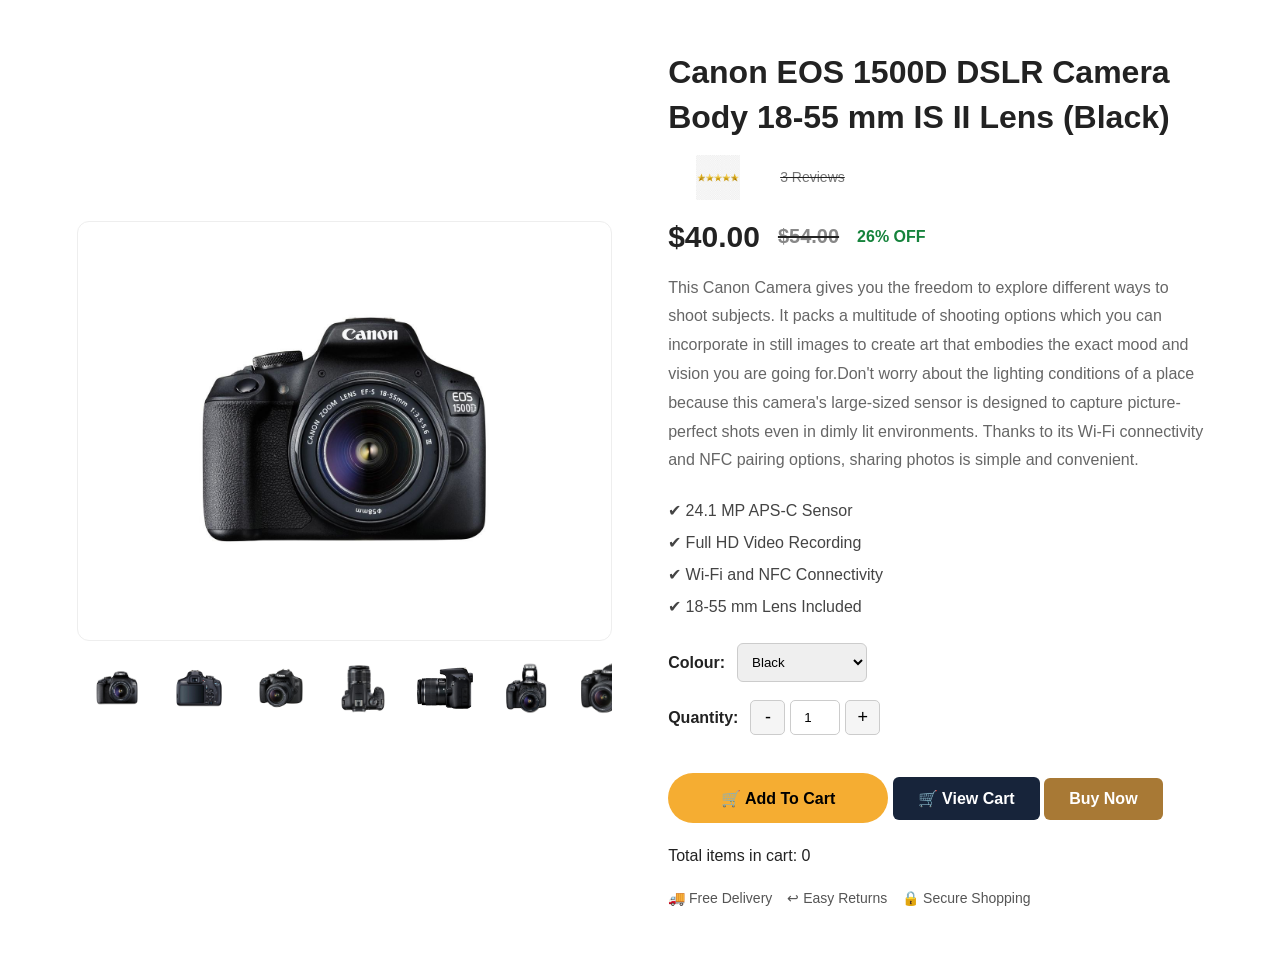
<file: index.html>
<!DOCTYPE html>
<html lang="en">
<head>
    <meta charset="UTF-8">
    <meta name="viewport" content="width=device-width, initial-scale=1.0">
    <title>Canon EOS 1500D DSLR Camera</title>
    <link rel="icon" href="./favicon.ico" type="image/x-icon">
    <link rel="stylesheet" href="cam.css">
</head>
<body>
    <main>
        <div class="one">
            <img src="./images/1.jpg"
                 alt="Canon EOS 1500D Camera"
                 id="img1">
            <nav class="container">
                <img src="./images/1.jpg" alt="Camera front view" id="b">
                <img src="./images/2.jpg" alt="Camera back view" id="c">
                <img src="./images/3.jpg" alt="Camera angle view" id="d">
                <img src="./images/4.jpg" alt="Camera top view" id="e">
                <img src="./images/5.jpg" alt="Camera side view" id="f">
                <img src="./images/6.jpg" alt="Camera flash view" id="g">
                <img src="./images/7.jpg" alt="Camera product view" id="h">
            </nav>
        </div>
        <div class="three">
            <h1>
                Canon EOS 1500D DSLR Camera Body
                18-55 mm IS II Lens (Black)
            </h1>
            <div class="star">
                <img src="./images/star.jpg"
                     alt="Product rating"
                     id="s1">
                <del>
                    <p id="rev">3 Reviews</p>
                </del>

            </div>
            <div class="amt">
                <h2 id="am1">$40.00</h2>
                <del>
                    <h3 id="am2">$54.00</h3>
                </del>
                <span class="discount">26% OFF</span>
            </div>
            <p id="con">
                This Canon Camera gives you the freedom to explore different ways to shoot subjects. It packs a multitude of shooting options which you can incorporate in still images to create art that embodies the exact mood and vision you are going for.Don't worry about the lighting conditions of a place because this camera's large-sized sensor is designed to capture picture-perfect shots even in dimly lit environments. Thanks to its Wi-Fi connectivity and NFC pairing options, sharing photos is simple and convenient.
            </p>
            <div class="features">
                <p>✔ 24.1 MP APS-C Sensor</p>
                <p>✔ Full HD Video Recording</p>
                <p>✔ Wi-Fi and NFC Connectivity</p>
                <p>✔ 18-55 mm Lens Included</p>
            </div>
            <div class="option">
                <label for="colour">Colour:</label>
                <select id="colour">
                    <option value="Black">Black</option>
                </select>
            </div>
            <div class="option">
                <label for="qty">Quantity:</label>
                <div class="quantity">
                    <button class="qty-btn" id="dec" type="button">-
                    </button>
                    <input
                        type="number"
                        id="qty"
                        value="1"
                        min="1"
                    >
                    <button class="qty-btn" id="inc" type="button">
                        +
                    </button>
                </div>
            </div>
            <button id="cart" type="button">
                🛒 Add To Cart
            </button>
            <button id="viewCart" type="button">🛒 View Cart</button>
            <button id="buyNow" type="button">Buy Now</button>
            <p id="cartMessage"></p>
            <p>Total items in cart: <span id="cartCount">0</span></p>
            <div class="delivery">
                <p>🚚 Free Delivery</p>
                <p>↩ Easy Returns</p>
                <p>🔒 Secure Shopping</p>
            </div>
        </div>
    </main>
    <script src="cam.js"></script>
</body>
</html>
</file>
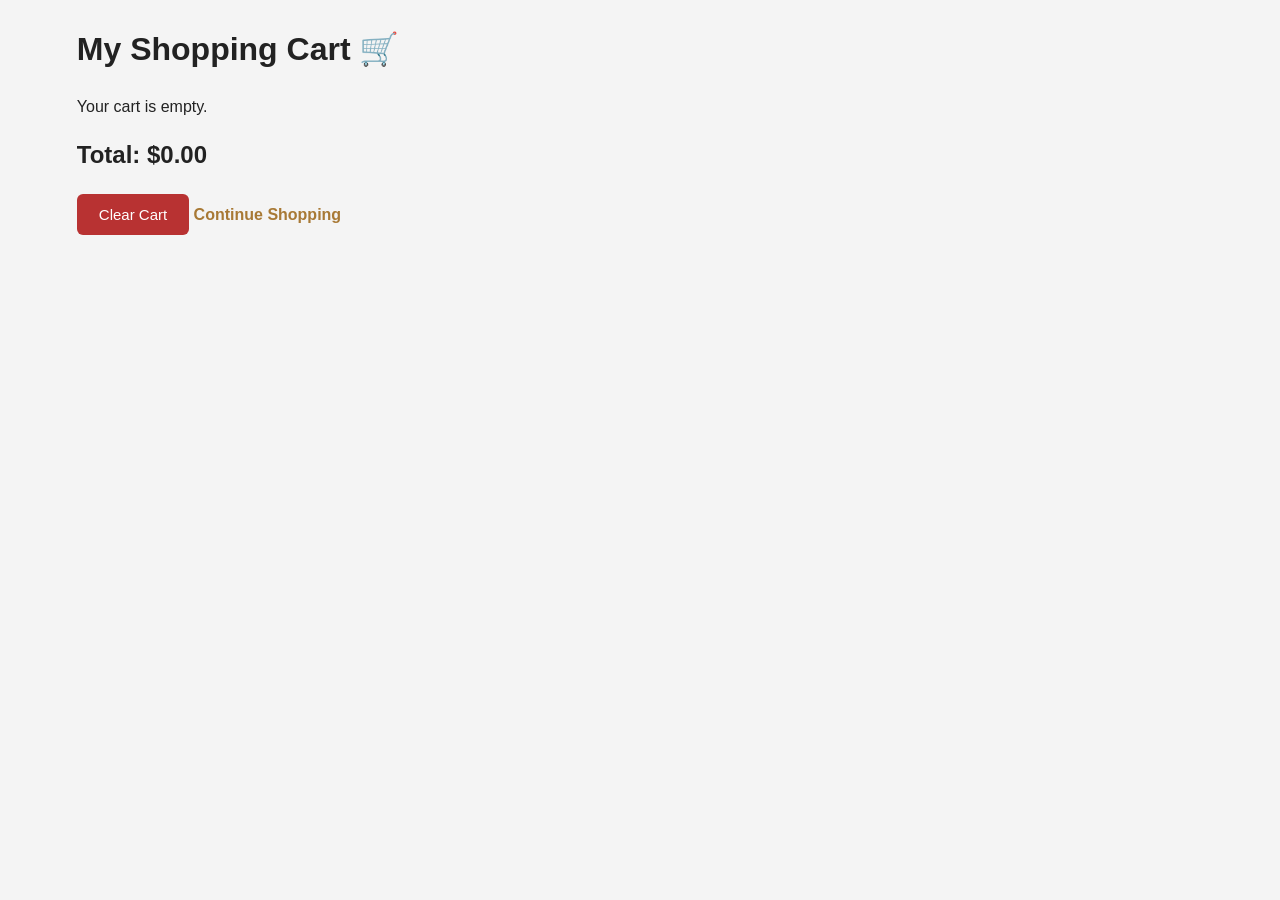
<file: cart.html>
<!DOCTYPE html>
<html lang="en">
<head>
    <meta charset="UTF-8">
    <meta name="viewport" content="width=device-width, initial-scale=1.0">
    <title>My Shopping Cart</title>
    <link rel="icon" href="./favicon.ico" type="image/x-icon">
    <link rel="stylesheet" href="cart.css">
</head>
<body>

    <h1>My Shopping Cart 🛒</h1>

    <div id="cartContainer"></div>

    <h2 id="grandTotal">Total: $0.00</h2>
    <button id="clearCart" type="button">Clear Cart</button>
    <a href="index.html">Continue Shopping</a>

    <script src="cart.js"></script>
</body>
</html>
</file>
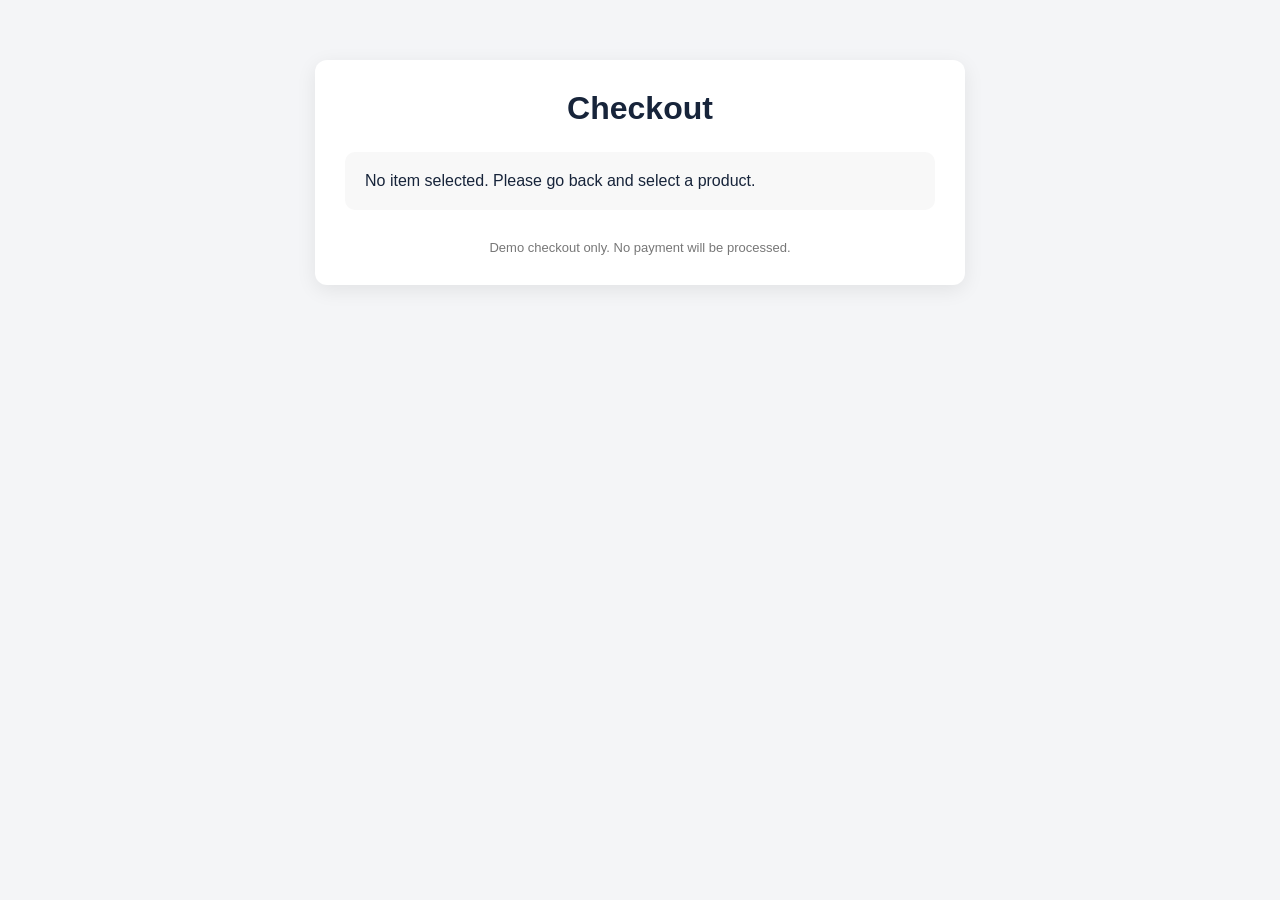
<file: checkout.html>
<!DOCTYPE html>
<html lang="en">
<head>
    <meta charset="UTF-8">
    <meta name="viewport" content="width=device-width, initial-scale=1.0">
    <title>Canon Camera | Checkout</title>
    <link rel="icon" href="./favicon.ico" type="image/x-icon">
    <link rel="stylesheet" href="checkout.css">
</head>
<body>

    <div class="checkout-container">
        <h1>Checkout</h1>

        <div id="orderDetails" class="order-details"></div>

        <form id="checkoutForm">
            <h2>Customer Details</h2>

            <label for="name">Full Name</label>
            <input type="text" id="name" required placeholder="Enter your name">

            <label for="email">Email Address</label>
            <input type="email" id="email" required placeholder="Enter your email">

            <label for="phone">Phone Number</label>
            <input type="tel" id="phone" required
                   pattern="[0-9]{10}" maxlength="10"
                   placeholder="10-digit phone number">

            <label for="address">Delivery Address</label>
            <textarea id="address" required
                      placeholder="Enter your delivery address"></textarea>

            <button type="submit">Place Order</button>
        </form>

        <p id="orderMessage"></p>
        <p class="demo-note">Demo checkout only. No payment will be processed.</p>
    </div>

    <script>
        const item = JSON.parse(localStorage.getItem("buyNowItem"));
        const orderDetails = document.getElementById("orderDetails");
        const checkoutForm = document.getElementById("checkoutForm");

        if (item) {
            const total = item.price * item.quantity;

            orderDetails.innerHTML = `
                <img src="./images/1.jpg" alt="Canon Camera">
                <div class="product-info">
                    <h2>${item.name}</h2>
                    <p>Price: $${item.price.toFixed(2)}</p>
                    <p>Quantity: ${item.quantity}</p>
                    <h3>Total: $${total.toFixed(2)}</h3>
                </div>
            `;
        } else {
            orderDetails.innerHTML = "<p>No item selected. Please go back and select a product.</p>";
            checkoutForm.style.display = "none";
        }

        checkoutForm.addEventListener("submit", function(event) {
            event.preventDefault();

            if (!item) return;

            const customer = {
                name: document.getElementById("name").value.trim(),
                email: document.getElementById("email").value.trim(),
                phone: document.getElementById("phone").value.trim(),
                address: document.getElementById("address").value.trim()
            };

            if (!customer.name || !customer.email ||
                !customer.phone || !customer.address) {
                alert("Please fill in all details.");
                return;
            }

            const order = {orderId: "CANON" + Date.now(),customerName: customer.name,productName: item.name,quantity: item.quantity,
total: item.price * item.quantity
    };

            localStorage.setItem("lastOrder", JSON.stringify(order));
        localStorage.removeItem("buyNowItem");

        window.location.href = "success.html";
            });
    </script>

</body>
</html>
</file>
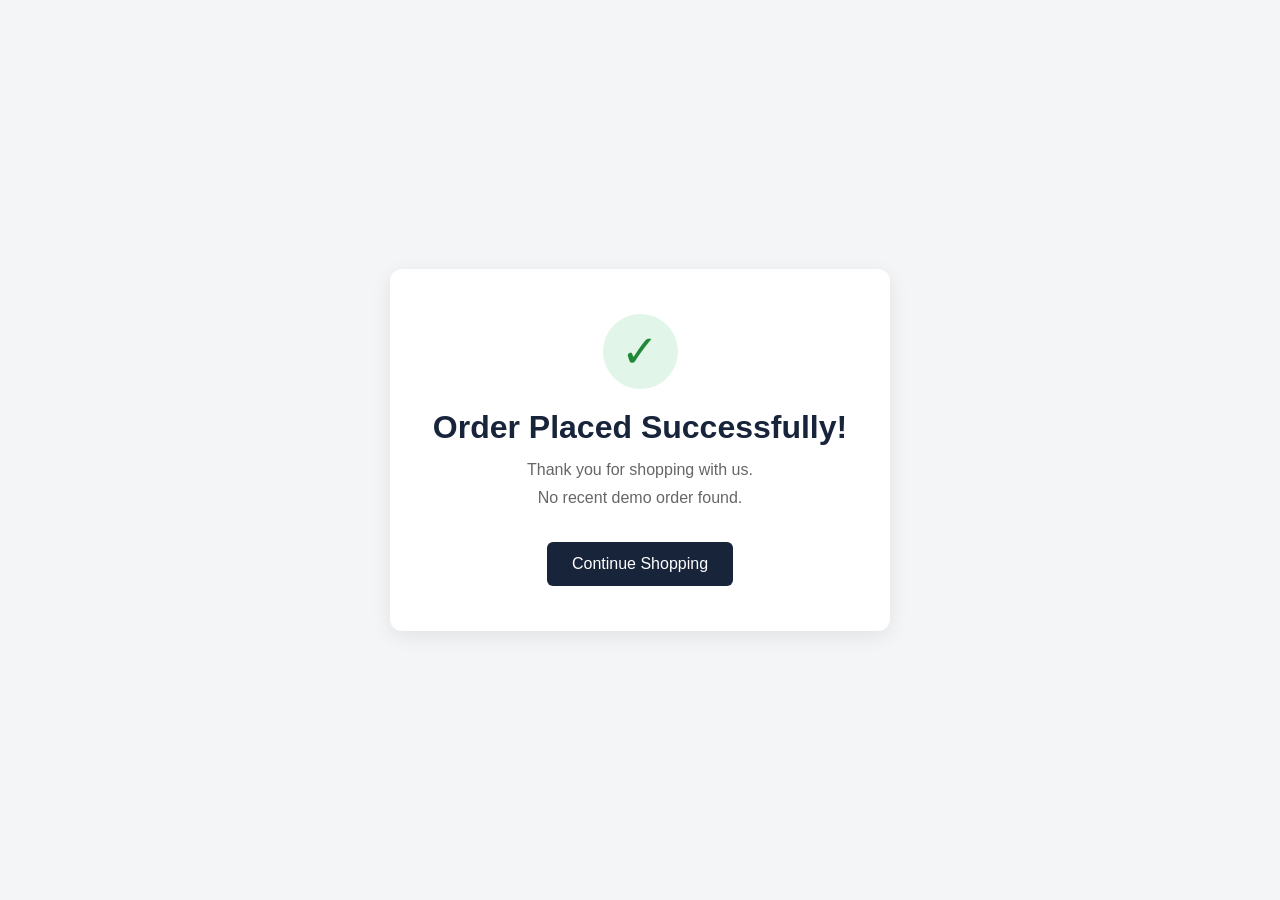
<file: success.html>
<!DOCTYPE html>
<html lang="en">
<head>
    <meta charset="UTF-8">
    <meta name="viewport" content="width=device-width, initial-scale=1.0">
    <title>Order Successful</title>
    <link rel="icon" href="./favicon.ico" type="image/x-icon">
    <link rel="stylesheet" href="success.css">
</head>

<body>
    <div class="success-container">
        <div class="success-icon">✓</div>

        <h1>Order Placed Successfully!</h1>
        <p>Thank you for shopping with us.</p>

        <div id="orderInfo"></div>

        <a href="index.html">Continue Shopping</a>
    </div>

    <script>
        const order = JSON.parse(localStorage.getItem("lastOrder"));
        const orderInfo = document.getElementById("orderInfo");

        if (order) {
            orderInfo.innerHTML = `
                <h3>Hello, ${order.customerName}!</h3>
                <p>Order ID: ${order.orderId}</p>
                <p>Product: ${order.productName}</p>
                <p>Quantity: ${order.quantity}</p>
                <h2>Total: $${order.total.toFixed(2)}</h2>
            `;
        } else {
            orderInfo.innerHTML = "<p>No recent demo order found.</p>";
        }
    </script>
</body>

</html>
</file>
<file: cam.css>
* {
    margin: 0;
    padding: 0;
    box-sizing: border-box;
}

body {
    background: #f3f4f6;
    font-family: Arial, sans-serif;
    color: #222;
    min-height: 100vh;
}

main {
    width: 100%;
    min-height: 100vh;
    background: white;
    display: grid;
    grid-template-columns: minmax(0, 1fr) minmax(0, 1fr);
    gap: 5%;
    padding: 50px 6%;
    align-items: center;
}

.one {
    width: 100%;
    min-width: 0;
    display: flex;
    flex-direction: column;
    align-items: center;
}

#img1 {
    width: 100%;
    max-width: 550px;
    height: 420px;
    object-fit: contain;
    padding: 15px;
    border: 1px solid #eee;
    border-radius: 12px;
}

.container {
    width: 100%;
    max-width: 550px;
    display: flex;
    gap: 12px;
    justify-content: flex-start;
    overflow-x: auto;
    padding: 12px 5px;
}

.container img {
    width: 70px;
    height: 70px;
    flex-shrink: 0;
    object-fit: contain;
    padding: 5px;
    border: 1px solid #ddd;
    border-radius: 8px;
    cursor: pointer;
}

.container img:hover {
    border: 2px solid #e6a126;
}

.three {
    width: 100%;
    min-width: 0;
}

.three h1 {
    font-size: clamp(23px, 2.5vw, 32px);
    line-height: 1.4;
    margin-bottom: 15px;
}

.star {
    display: flex;
    align-items: center;
    gap: 12px;
    margin: 15px 0;
}

#s1 {
    width: 100px;
    height: 45px;
    object-fit: contain;
}

#rev {
    color: #777;
    font-size: 14px;
}

.amt {
    display: flex;
    align-items: center;
    flex-wrap: wrap;
    gap: 18px;
    margin: 20px 0;
}

#am1 {
    color: #222;
    font-size: 30px;
}

#am2 {
    color: #888;
    font-size: 20px;
}

.discount {
    color: #16833c;
    font-weight: bold;
}

#con {
    color: #666;
    font-size: 16px;
    line-height: 1.8;
    margin: 20px 0;
    overflow-wrap: anywhere;
}

.features {
    line-height: 2;
    margin: 20px 0;
    color: #444;
}

.option {
    display: flex;
    align-items: center;
    flex-wrap: wrap;
    gap: 12px;
    margin: 18px 0;
}

.option label {
    font-size: 16px;
    font-weight: bold;
}

#colour {
    padding: 10px;
    width: 130px;
    border: 1px solid #ccc;
    border-radius: 6px;
}

.quantity {
    display: flex;
    align-items: center;
    gap: 5px;
}

.qty-btn {
    width: 35px;
    height: 35px;
    border: 1px solid #ccc;
    background: #f5f5f5;
    border-radius: 5px;
    cursor: pointer;
    font-size: 18px;
}

#qty {
    width: 50px;
    height: 35px;
    text-align: center;
    border: 1px solid #ccc;
    border-radius: 5px;
}

#cart {
    width: 220px;
    max-width: 100%;
    height: 50px;
    margin-top: 20px;
    background: #f5ad32;
    border: none;
    border-radius: 30px;
    font-size: 16px;
    font-weight: bold;
    cursor: pointer;
}

#cart:hover {
    background: #e39415;
}

.delivery {
    display: flex;
    flex-wrap: wrap;
    gap: 15px;
    margin-top: 25px;
    color: #555;
    font-size: 14px;
}

@media (max-width: 800px) {
    main {
        grid-template-columns: 1fr;
        gap: 35px;
        padding: 30px 5%;
    }

    #img1 {
        height: 350px;
    }

    .three {
        max-width: 650px;
        margin: auto;
    }
}

@media (max-width: 480px) {
    main {
        padding: 20px 16px;
    }

    #img1 {
        height: 270px;
    }

    .three h1 {
        font-size: 23px;
    }

    #con {
        font-size: 14px;
    }

    .delivery {
        gap: 10px;
    }
}
#img1 {
    transition: transform 0.3s ease;
    cursor: zoom-in;
}

#img1:hover {
    transform: scale(1.15);
}
.container img {
    cursor: pointer;
    border: 2px solid transparent;
    transition: 0.2s ease;
}

.container img.active {
    border: 2px solid #222;
    transform: scale(1.05);
}
#cartMessage {
    color: green;
    font-weight: bold;
    margin-top: 12px;
}

#viewCart {
    padding: 12px 25px;
    background: #17243a;
    color: white;
    border: none;
    border-radius: 6px;
    font-size: 16px;
    font-weight: bold;
    cursor: pointer;
    transition: 0.3s ease;
}

#viewCart:hover {
    background: #a87935;
    transform: translateY(-2px);
}
#buyNow {
    padding: 12px 25px;
    background: #a87935;
    color: white;
    border: none;
    border-radius: 6px;
    font-size: 16px;
    font-weight: bold;
    cursor: pointer;
    margin: 15px 0;
    transition: 0.3s ease;
}

#buyNow:hover {
    background: #805b28;
    transform: translateY(-2px);
}
</file>
<file: cart.css>
* {
    margin: 0;
    padding: 0;
    box-sizing: border-box;
}

body {
    font-family: Arial, sans-serif;
    background: #f4f4f4;
    padding: 30px 6%;
    color: #222;
}

h1 {
    margin-bottom: 30px;
}

#cartContainer {
    display: grid;
    gap: 15px;
}

.cart-item {
    background: white;
    padding: 20px;
    border-radius: 10px;
    display: flex;
    justify-content: space-between;
    align-items: center;
    gap: 15px;
}

.cart-item button {
    padding: 9px 15px;
    border: none;
    background: #b83232;
    color: white;
    border-radius: 5px;
    cursor: pointer;
}

#grandTotal {
    margin: 25px 0;
}

a {
    color: #a87935;
    text-decoration: none;
    font-weight: bold;
}

@media (max-width: 600px) {
    .cart-item {
        flex-direction: column;
        align-items: flex-start;
    }
}

.cart-quantity {
    display: flex;
    align-items: center;
    gap: 15px;
    margin: 12px 0;
}

.cart-quantity button {
    width: 32px;
    height: 32px;
    background: #17243a;
    color: white;
    border: none;
    border-radius: 5px;
    cursor: pointer;
    font-size: 18px;
}

.cart-quantity span {
    font-weight: bold;
}
#clearCart {
    padding: 12px 22px;
    background: #b83232;
    color: white;
    border: none;
    border-radius: 6px;
    font-size: 15px;
    cursor: pointer;
    transition: 0.3s;
}

#clearCart:hover {
    background: #8f2424;
}

.cart-item {
    display: flex;
    align-items: center;
    gap: 25px;
    background: white;
    padding: 20px;
    border-radius: 10px;
    flex-wrap: wrap;
}

.cart-image {
    width: 120px;
    height: 120px;
    object-fit: contain;
    background: white;
    border-radius: 8px;
}

.cart-details {
    flex: 1;
}

.cart-quantity {
    display: flex;
    align-items: center;
    gap: 15px;
    margin: 12px 0;
}

.cart-quantity button {
    width: 32px;
    height: 32px;
    background: #17243a;
    color: white;
    border: none;
    border-radius: 5px;
    cursor: pointer;
    font-size: 18px;
}

.remove-btn {
    padding: 10px 18px;
    background: #b83232;
    color: white;
    border: none;
    border-radius: 6px;
    cursor: pointer;
}

@media (max-width: 600px) {
    .cart-item {
        flex-direction: column;
        align-items: flex-start;
    }
}
</file>
<file: checkout.css>
* {
    margin: 0;
    padding: 0;
    box-sizing: border-box;
}

body {
    font-family: Arial, sans-serif;
    background: #f4f5f7;
    color: #17243a;
    padding: 30px 15px;
}

.checkout-container {
    max-width: 650px;
    margin: 30px auto;
    background: white;
    padding: 30px;
    border-radius: 12px;
    box-shadow: 0 5px 20px rgba(0,0,0,0.08);
}

h1 {
    text-align: center;
    margin-bottom: 25px;
}

.order-details {
    display: flex;
    align-items: center;
    gap: 20px;
    padding: 20px;
    background: #f8f8f8;
    border-radius: 10px;
    margin-bottom: 30px;
}

.order-details img {
    width: 120px;
    height: 120px;
    object-fit: contain;
}

.product-info h2 {
    font-size: 19px;
    margin-bottom: 10px;
}

.product-info p {
    margin: 7px 0;
    color: #555;
}

.product-info h3 {
    margin-top: 10px;
}

form h2 {
    margin-bottom: 20px;
}

label {
    display: block;
    margin: 15px 0 7px;
    font-weight: bold;
}

input, textarea {
    width: 100%;
    padding: 12px;
    border: 1px solid #ccc;
    border-radius: 6px;
    font-size: 15px;
}

textarea {
    min-height: 100px;
    resize: vertical;
}

form button {
    width: 100%;
    padding: 14px;
    margin-top: 22px;
    background: #17243a;
    color: white;
    border: none;
    border-radius: 6px;
    font-size: 16px;
    cursor: pointer;
}

form button:hover {
    background: #a87935;
}

#orderMessage {
    color: green;
    text-align: center;
    margin-top: 20px;
    font-weight: bold;
}

.demo-note {
    text-align: center;
    color: #777;
    font-size: 13px;
    margin-top: 20px;
}

@media (max-width: 500px) {
    .checkout-container {
        padding: 20px;
    }

    .order-details {
        flex-direction: column;
        align-items: flex-start;
    }
}
</file>
<file: success.css>
* {
    margin: 0;
    padding: 0;
    box-sizing: border-box;
}

body {
    min-height: 100vh;
    display: flex;
    justify-content: center;
    align-items: center;
    background: #f4f5f7;
    font-family: Arial, sans-serif;
    padding: 20px;
}

.success-container {
    background: white;
    max-width: 500px;
    width: 100%;
    padding: 45px 25px;
    text-align: center;
    border-radius: 12px;
    box-shadow: 0 5px 20px rgba(0,0,0,0.08);
}

.success-icon {
    width: 75px;
    height: 75px;
    margin: 0 auto 20px;
    border-radius: 50%;
    background: #e1f5e8;
    color: #218838;
    font-size: 45px;
    line-height: 75px;
}

h1 {
    color: #17243a;
    margin-bottom: 15px;
}

p {
    color: #666;
    margin: 10px 0;
}

a {
    display: inline-block;
    margin-top: 25px;
    padding: 13px 25px;
    background: #17243a;
    color: white;
    text-decoration: none;
    border-radius: 6px;
}

a:hover {
    background: #a87935;
}
</file>
